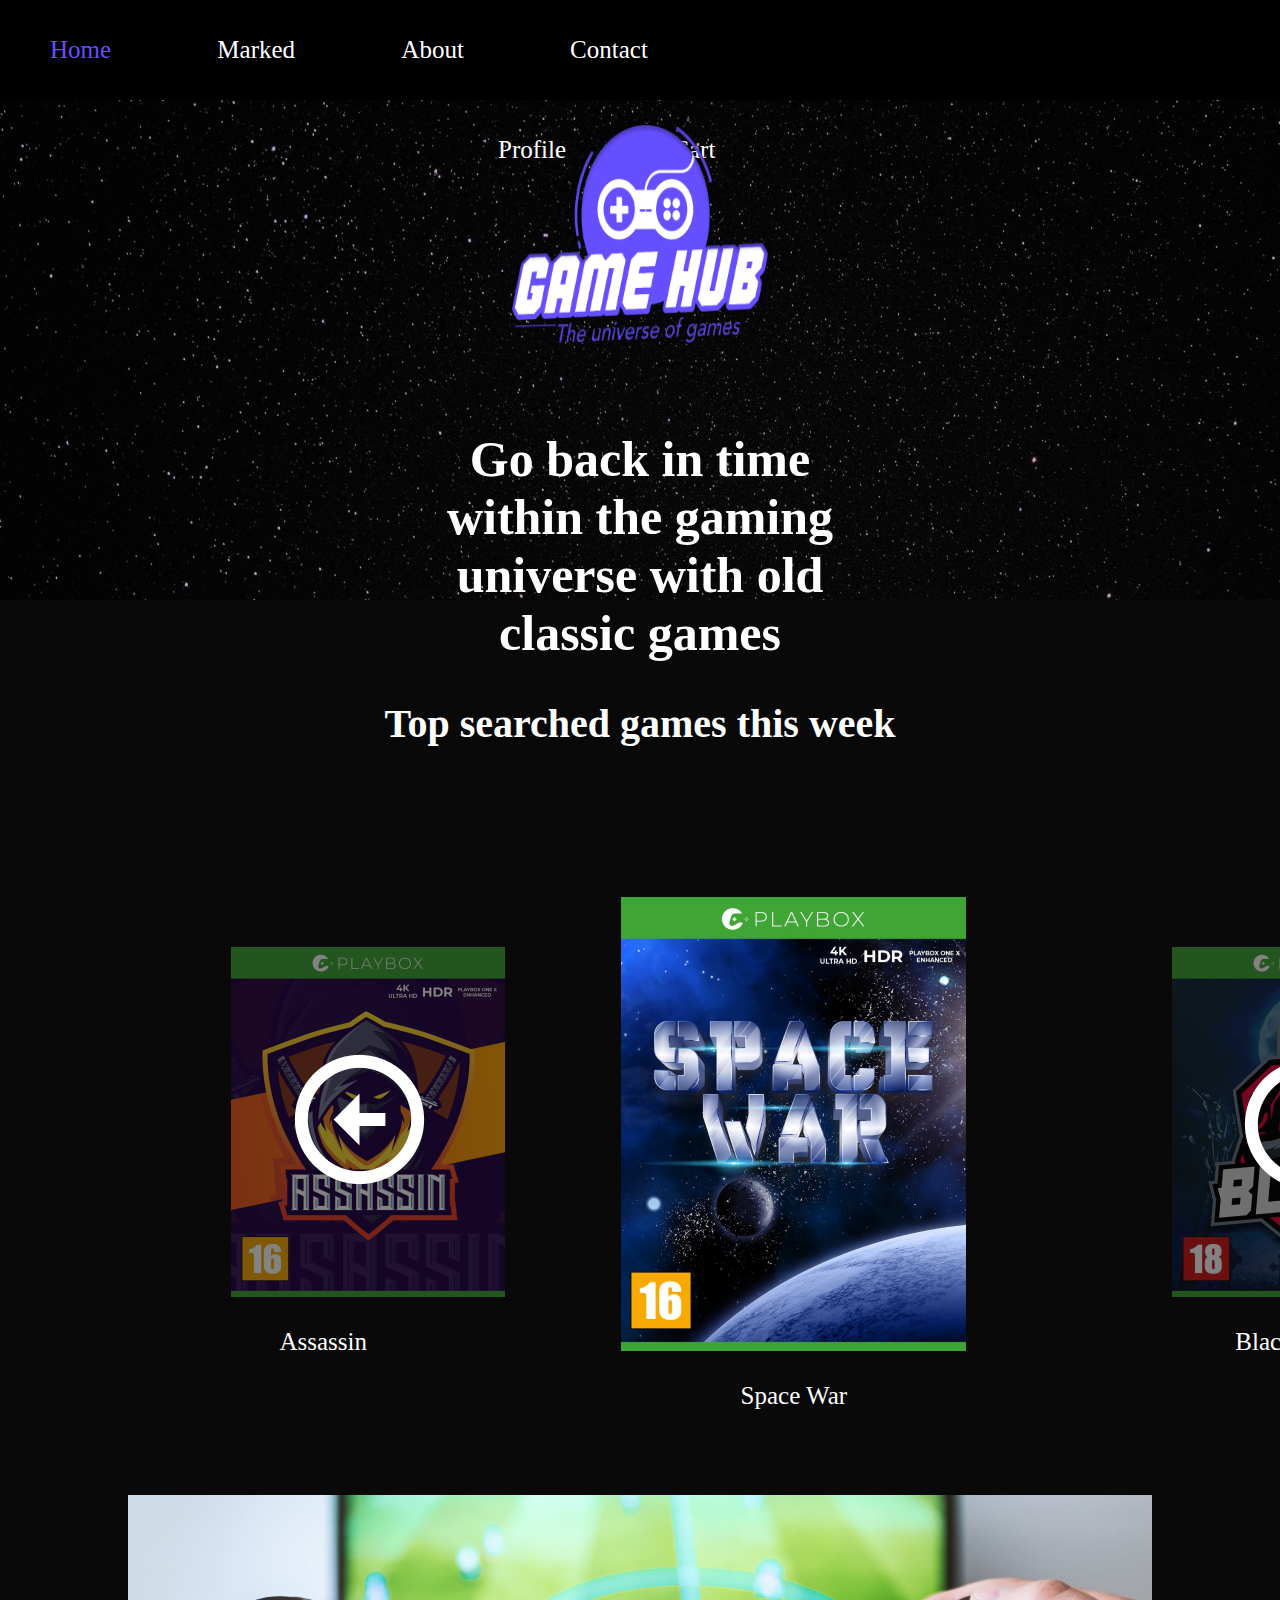
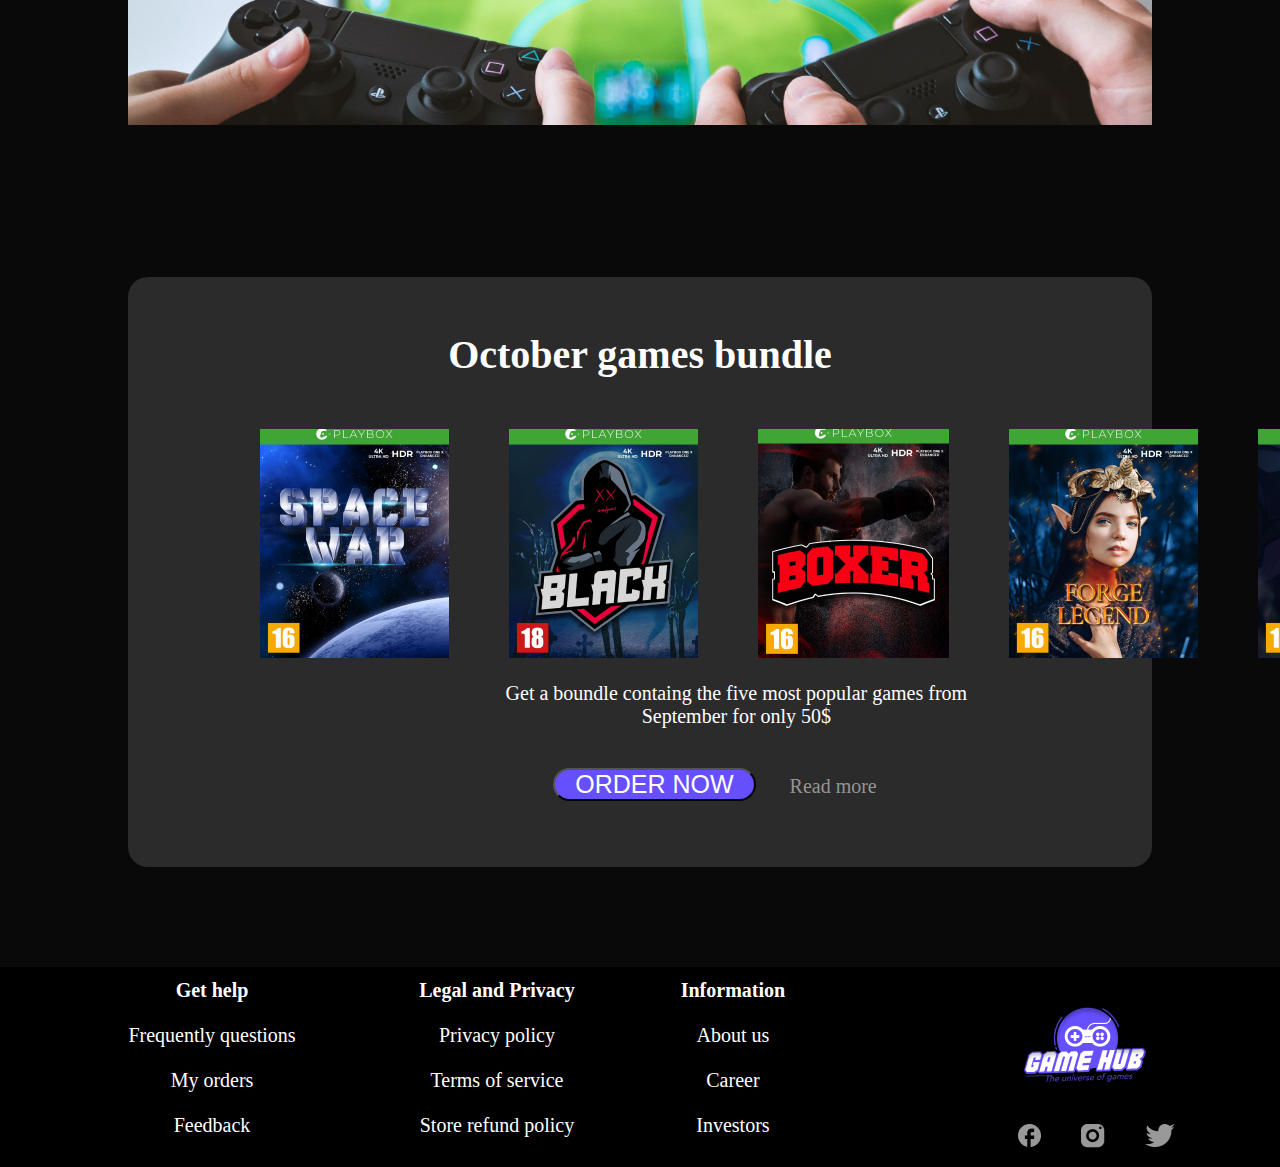
<file: index.html>
<!DOCTYPE html>
<html lang="en">
<head>
    <meta charset="UTF-8">
    <meta name="viewport" content="width=device-width, initial-scale=1.0">
    <title>Gamehub.com</title>
    <link rel="stylesheet" href="css/style.css">








    <style>
        /*adding the space background and logo*/
        #space-intro{
            text-align: center;
            background-image: url("images/landing-page/space.png");
            height:500px;
            font-size: 20px;
        }

        #space-intro img{
            height:55%;
            width:20%;
        }

        #space-intro h1{
            width:35%;
            margin-left:32.5%;
            margin-top:50px;
        }



        /*editing the promo games section*/
        #games{
            height:500px;
            width:80%;
            margin-left: 10%;
            margin-top:100px;
            display: flex;
            font-size: 25px;
        }

        #games div{
            padding: 0px 103px;
            margin-top:100px;
        }



        .not-selected{
            width: 18%;
        }





        /*editing the swap arrows. adding a hovering mode*/
        .swap-arrow{
            height:150px;
            background-image: url("images/landing-page/swap-arrow.png");
            background-repeat: no-repeat;
            position: absolute;
        }

        .swap-arrow:hover{
            background-image: url("images/landing-page/swap-arrow-hover.png");
        }




        #october-games-bundle, #gaming{
            width:80%;
            margin-left:10%;
            margin-top:10%;
            padding:20px 0px;
        }

        #october-games-bundle{
            border-radius:20px;
            text-align: center;
            background-color:#2B2B2B;
            height:550px;
        }

        #october-games{
            display: flex;
            margin-top:5%;
        }

        #october-games div{
            padding:0 30px;
        }


        #october-link{
            font-size: 20px;
            margin-left:30px;
            text-decoration: none;
            color:#959595;  
        }

        #october-link:hover{
            color:#654FFF;
        }


    </style>

</head>



















<body>
    
    <!--creating the navigationbar-->
    <nav>
        <a href="index.html" style="color:#654FFF;">Home</a>
        <a href="market.html">Marked</a>
        <a href="about.html">About</a>
        <a href="contact.html">Contact</a>
        
        <a href="" style="margin-left:35%;">Profile</a>
        <a href="">Cart</a>
    </nav>





    <!--adding logo and space background-->
    <div id="space-intro">
        <a href="index.html"><img src="images/landing-page/logo-big.png" alt="logo"></a>
        <h1>Go back in time within the gaming universe with old classic games</h1>
    </div>




    
    <h2 style="margin-top:100px;">Top searched games this week</h2>





    <!--adding the promotion games-->
   
    <div id="games">
        <div class="not-selected">
            <div class="swap-arrow" style="transform: rotate(180deg);"></div>
            <img src="images/landing-page/assassin-promo.png" alt="Space war">
            <p style="text-align: center;">Assassin</p>
        </div>

        <div id="selected" style="margin-top:50px;">
            <img src="images/landing-page/space-war-big.png" alt="Space War">
            <p style="text-align: center;">Space War</p>
        </div>

        <div class="not-selected">
            <div class="swap-arrow" style="margin-left:60px;"></div>
            <img src="images/landing-page/black-promo.png" alt="Black">
            <p style="text-align: center;">Black</p>
        </div>
    </div>




    <img src="images/landing-page/gaming.png" id="gaming">


    <div id="october-games-bundle">

        <h2>October games bundle</h2>

        <div id="october-games">
            <div style="margin-left:10%;"><a href=""><img src="images/landing-page/space-war-october-games.png"></a></div>
            <div><a href=""><img src="images/landing-page/black-october-games.png"></a></div>
            <div><a href=""><img src="images/landing-page/boxer-october-games.png"></a></div>
            <div><a href=""><img src="images/landing-page/forge-legend-october-games.png"></a></div>
            <div><a href=""><img src="images/landing-page/furious-october-games.png"></a></div>
        </div>

        <p style="font-size: 20px; width:500px; margin-left:35%;">Get a boundle containg the five most popular games from September for only 50$</p>

        <button class="order-now" style="margin-top:20px; margin-left:150px;">ORDER NOW</button>
        <a href="" id="october-link">Read more</a>


    </div>



    <footer>
        <table>
            <tr>
                <th>Get help</th>
                <th>Legal and Privacy</th>
                <th>Information</th>
            </tr>
            <tr>
                <td><a href="">Frequently questions</a></td>
                <td><a href="">Privacy policy</a></td>
                <td><a href="">About us</a></td>
            </tr>
            <tr>
                <td><a href="">My orders</a></td>
                <td><a href="">Terms of service</a></td>
                <td><a href="">Career</a></td>
            </tr>
            <tr>
                <td><a href="">Feedback</a></td>
                <td><a href="">Store refund policy</a></td>
                <td><a href="">Investors</a></td>
            </tr>
        </table>


        <a href="index.html" style="position: absolute; margin-left:80%;margin-top:-150px;"><img src="images/footer/desktop/gamehub-logo-footer.png"></a>
        
        <div class="icons">
            <div><a href=""><img src="images/footer/desktop/facebook-logo.png"></a></div>
            <div><a href=""><img src="images/footer/desktop/instagram-logo.png"></a></div>
            <div><a href=""><img src="images/footer/desktop/twitter-logo.png"></a></div>
        </div>

    </footer>


</body>



</html>
</file>
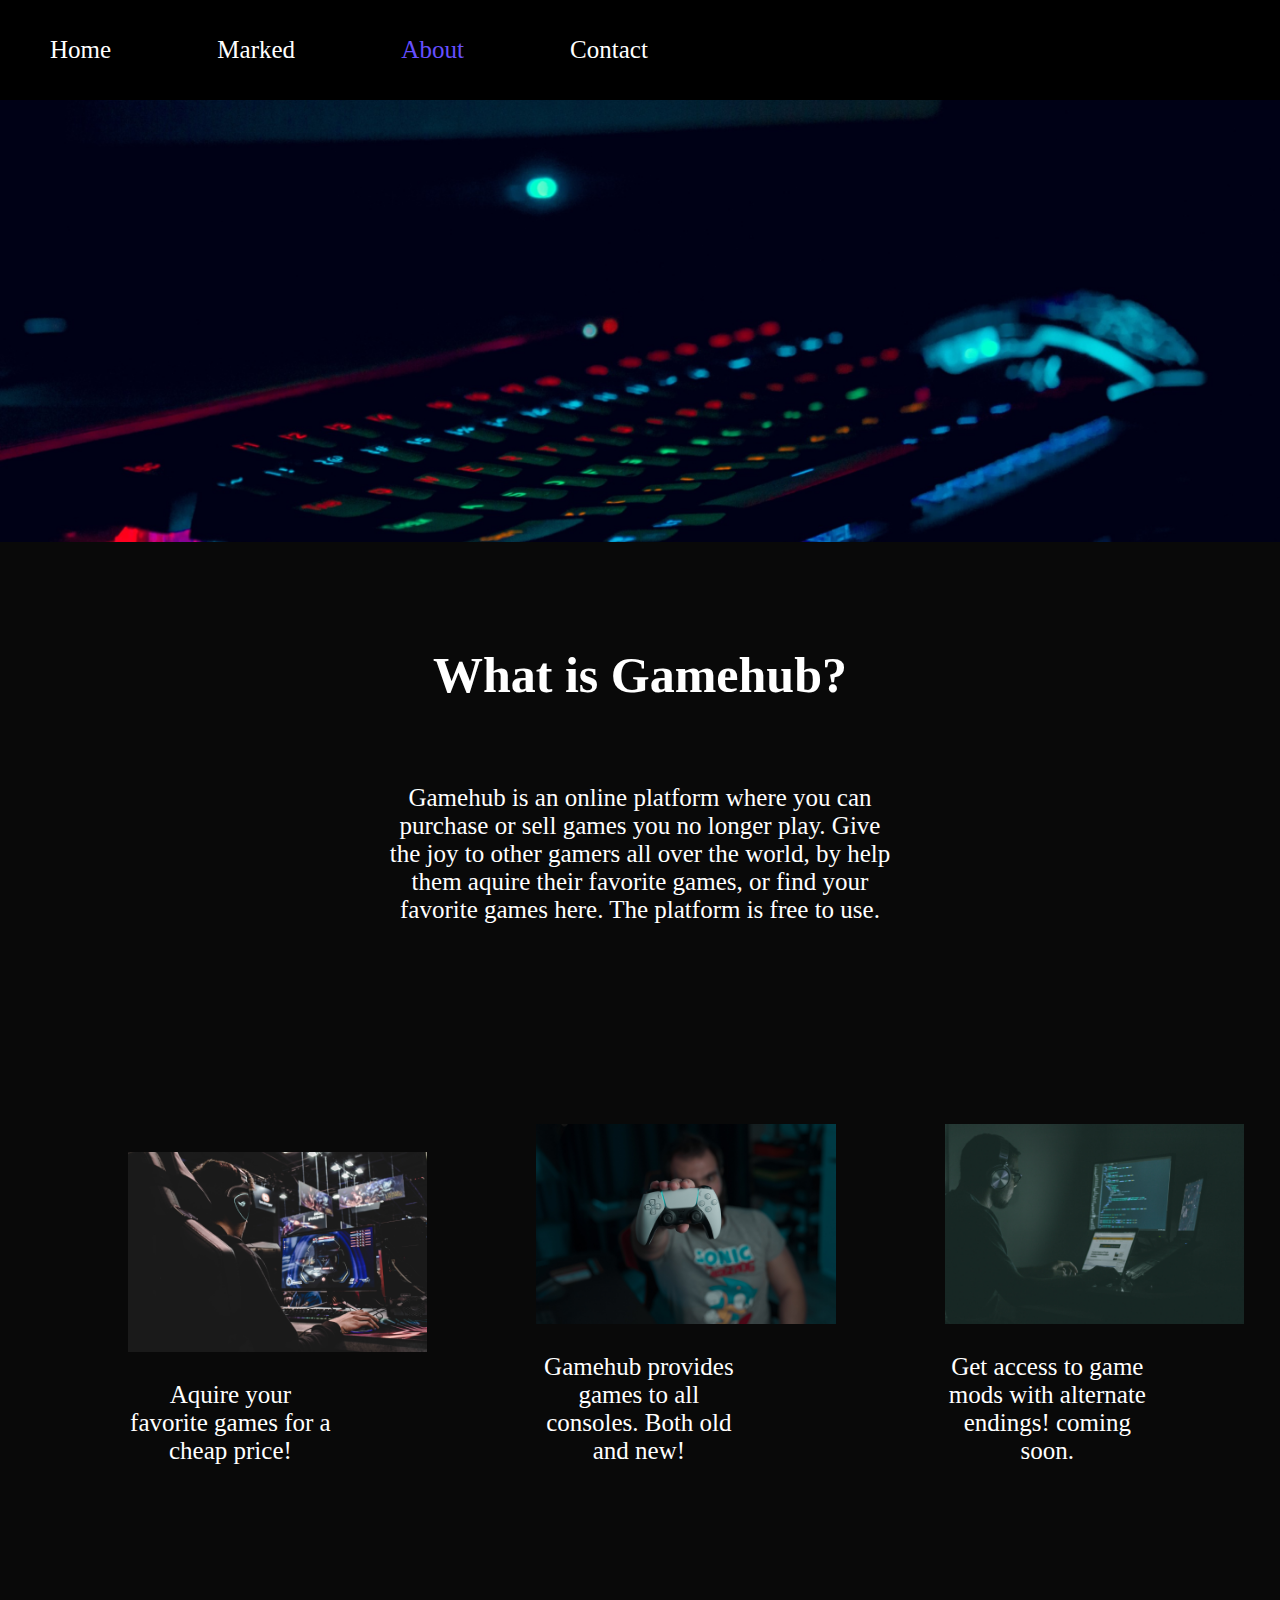
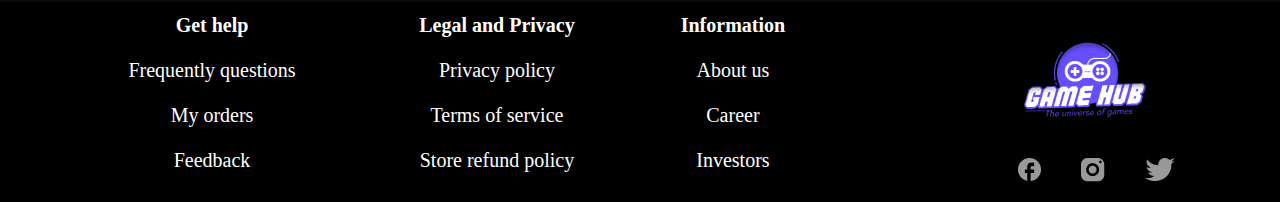
<file: about.html>
<!DOCTYPE html>
<html lang="en">
<head>
    <meta charset="UTF-8">
    <meta name="viewport" content="width=device-width, initial-scale=1.0">
    <title>Gamehub.com/about</title>
    <link rel="stylesheet" href="css/style.css">


    <style>
        
        p{font-size: 25px;}
        h1{font-size: 50px;}

        #info{
            width: 80%;
            text-align: center;
            margin-left:10%;
            margin-top:100px;
        }

        #info p{
            width:50%;
            margin-left:25%;
            margin-top:80px;
        }

        
        #short-info{
            width: 80%;
            margin-left:10%;
            margin-top:100px;
        }


        .short-message{
            text-align: center;
            width: 20%;
            height:350px;
            display: inline-block;
            margin-top:100px;
            margin-left:19.5%;
        }

        .short-message img{
            height:200px;
        }


    </style>

</head>








<body>
    
    <!--adding navigation bar-->
    <nav>
        <a href="index.html">Home</a>
        <a href="market.html">Marked</a>
        <a href="about.html" style="color:#654FFF">About</a>
        <a href="contact.html">Contact</a>
        
        <a href="" style="margin-left:35%;">Profile</a>
        <a href="">Cart</a>
    </nav>







    <!--adding keyboard photo-->
    <img src="images/about/keyboard.png" style="width: 100%;">








    <!--adding information text-->

    <div id="info">
        <h1>What is Gamehub?</h1>
        <p>Gamehub is an online platform where you can purchase or sell games you no longer play. 
            Give the joy to other gamers all over the world, by help them aquire their favorite games, 
            or find your favorite games here. The platform is free to use.</p>
    </div>













    <!--adding short info-->
    <div id="short-info">
        <div class="short-message" style="margin-left:0px;">
            <img src="images/about/gamer.png">
            <p>Aquire your favorite games for a cheap price!</p>
        </div>

        <div class="short-message">
            <img src="images/about/controller.png">
            <p>Gamehub provides games to all consoles. Both old and new!</p>
        </div>

        <div class="short-message">
            <img src="images/about/coding.png">
            <p>Get access to game mods with alternate endings! coming soon.</p>
        </div>

    </div>














    <!--adding a footer-->
    <footer>
        <table>
            <tr>
                <th>Get help</th>
                <th>Legal and Privacy</th>
                <th>Information</th>
            </tr>
            <tr>
                <td><a href="">Frequently questions</a></td>
                <td><a href="">Privacy policy</a></td>
                <td><a href="">About us</a></td>
            </tr>
            <tr>
                <td><a href="">My orders</a></td>
                <td><a href="">Terms of service</a></td>
                <td><a href="">Career</a></td>
            </tr>
            <tr>
                <td><a href="">Feedback</a></td>
                <td><a href="">Store refund policy</a></td>
                <td><a href="">Investors</a></td>
            </tr>
        </table>


        <a href="index.html" style="position: absolute; margin-left:80%;margin-top:-150px;"><img src="images/footer/desktop/gamehub-logo-footer.png"></a>
        
        <div class="icons">
            <div><a href=""><img src="images/footer/desktop/facebook-logo.png"></a></div>
            <div><a href=""><img src="images/footer/desktop/instagram-logo.png"></a></div>
            <div><a href=""><img src="images/footer/desktop/twitter-logo.png"></a></div>
        </div>
    </footer>
</body>
</html>
</file>
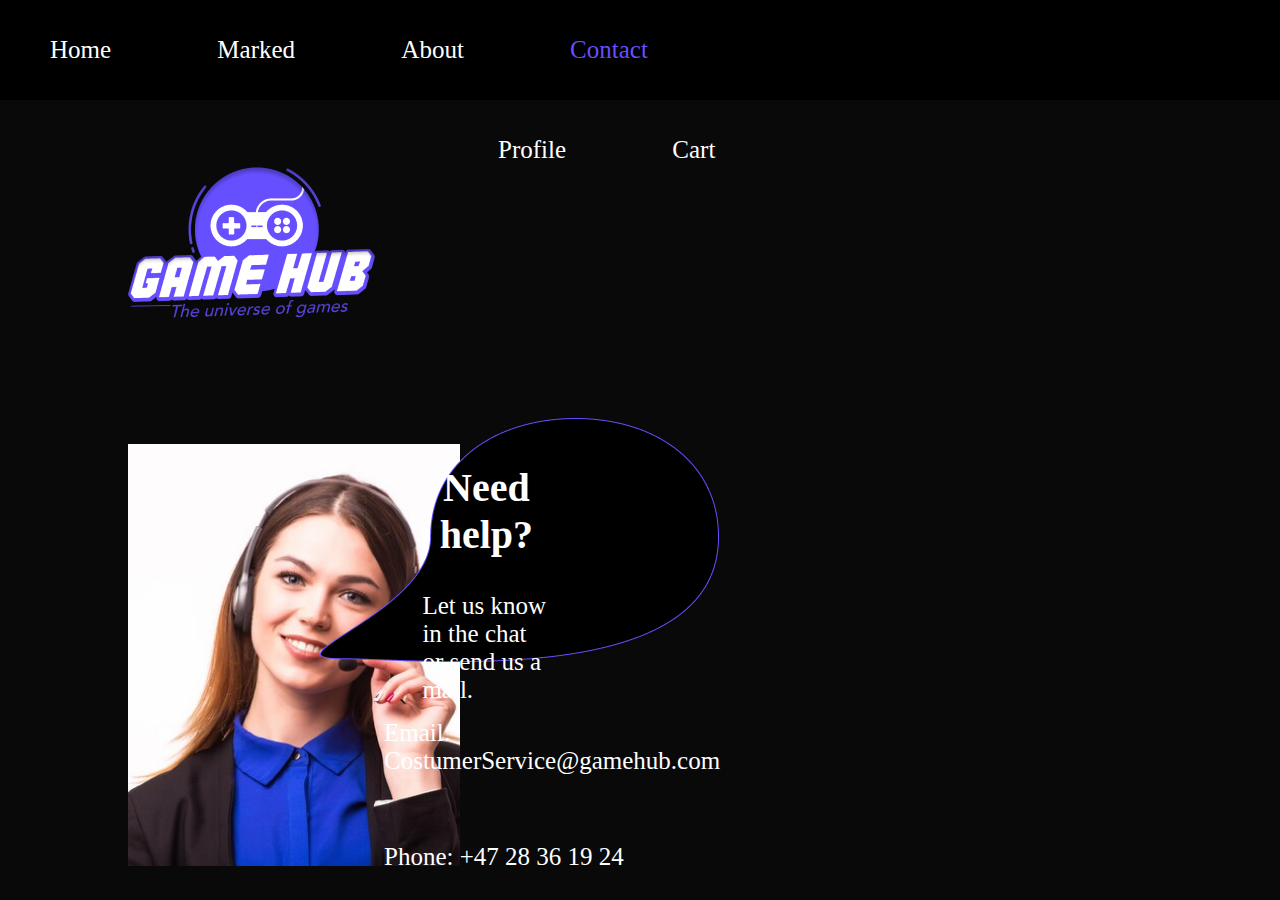
<file: contact.html>
<!DOCTYPE html>
<html lang="en">
<head>
    <meta charset="UTF-8">
    <meta name="viewport" content="width=device-width, initial-scale=1.0">
    <title>Gamehub.com/conact</title>
    <link rel="stylesheet" href="css/style.css">

    <style>
        #costumer-service{
            margin-left:10%;
            margin-top:100px;
            height:450px;
        }


        #chat-bubble{
            margin-left:15%;
            margin-top:-2%;
        }

        #bubble-text{
            margin-left:23%;
            margin-top:-1%;
            width:10%;
        }


        #contact-info{
            width:25%;
            margin-left: 20%;
            margin-top:250px;
        }


        #chat-bubble , #bubble-text , #contact-info{
            position: absolute;
        }


    </style>


</head>










<body>

     <!--adding navigation bar-->
     <nav>
        <a href="index.html">Home</a>
        <a href="market.html">Marked</a>
        <a href="about.html">About</a>
        <a href="contact.html" style="color:#654FFF">Contact</a>
        
        <a href="" style="margin-left:35%;">Profile</a>
        <a href="">Cart</a>
    </nav>




    <!--adding logo-->
    <a href="index.html"><img src="images/contact/logo-contact.png" style="margin-left:10%; margin-top:50px;"></a>






    <!--adding image with some information-->
    <div id="costumer-service">
        <img src="images/contact/costumer-service.png" style="position: absolute;">
        <img src="images/contact/chat-bubble.png" id="chat-bubble">
        <div id="bubble-text">
            <h2>Need help?</h2>
            <p>Let us know in the chat or send us a mail.</p>
        </div>

        <div id="contact-info">
           <p>Email: CostumerService@gamehub.com</p>
            <br>
            <p>Phone: +47 28 36 19 24</p> 
        </div>
        
    </div>





    <div id="chat-bot">

    </div>
</body>
</html>
</file>
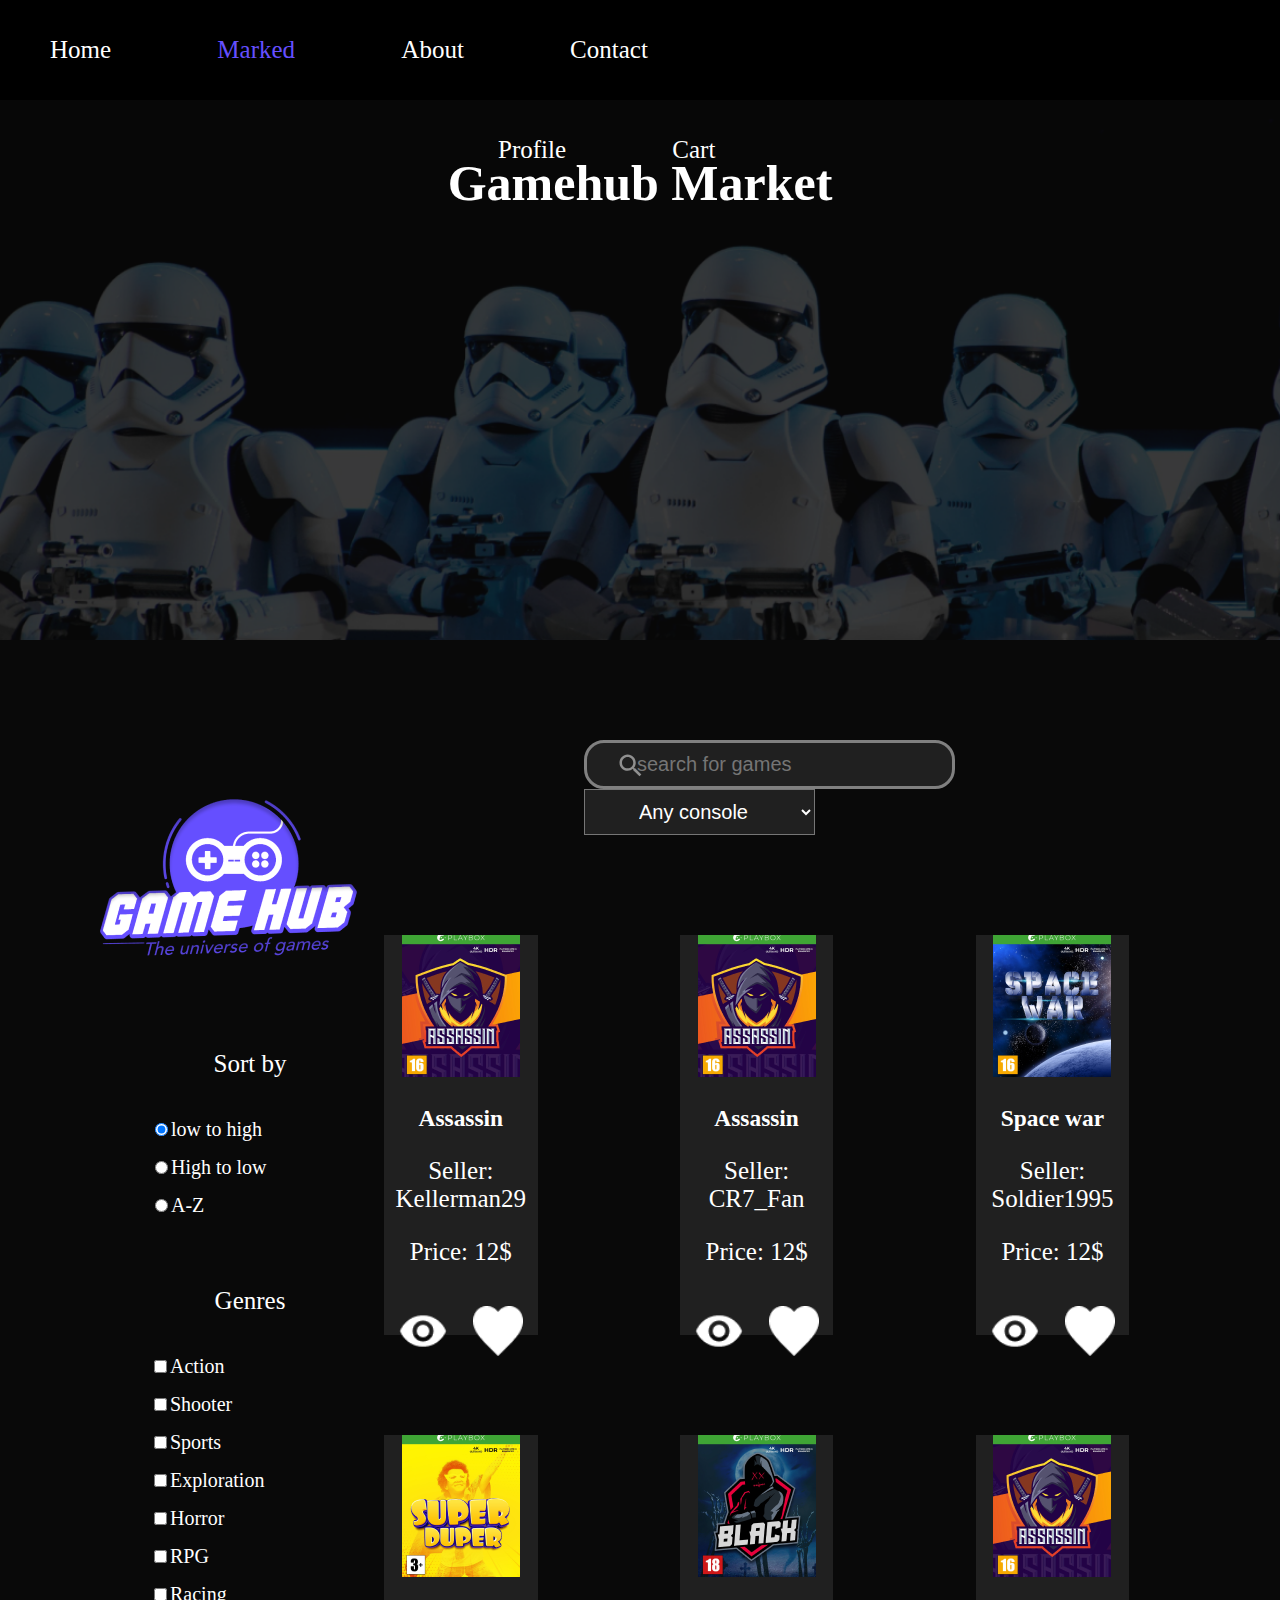
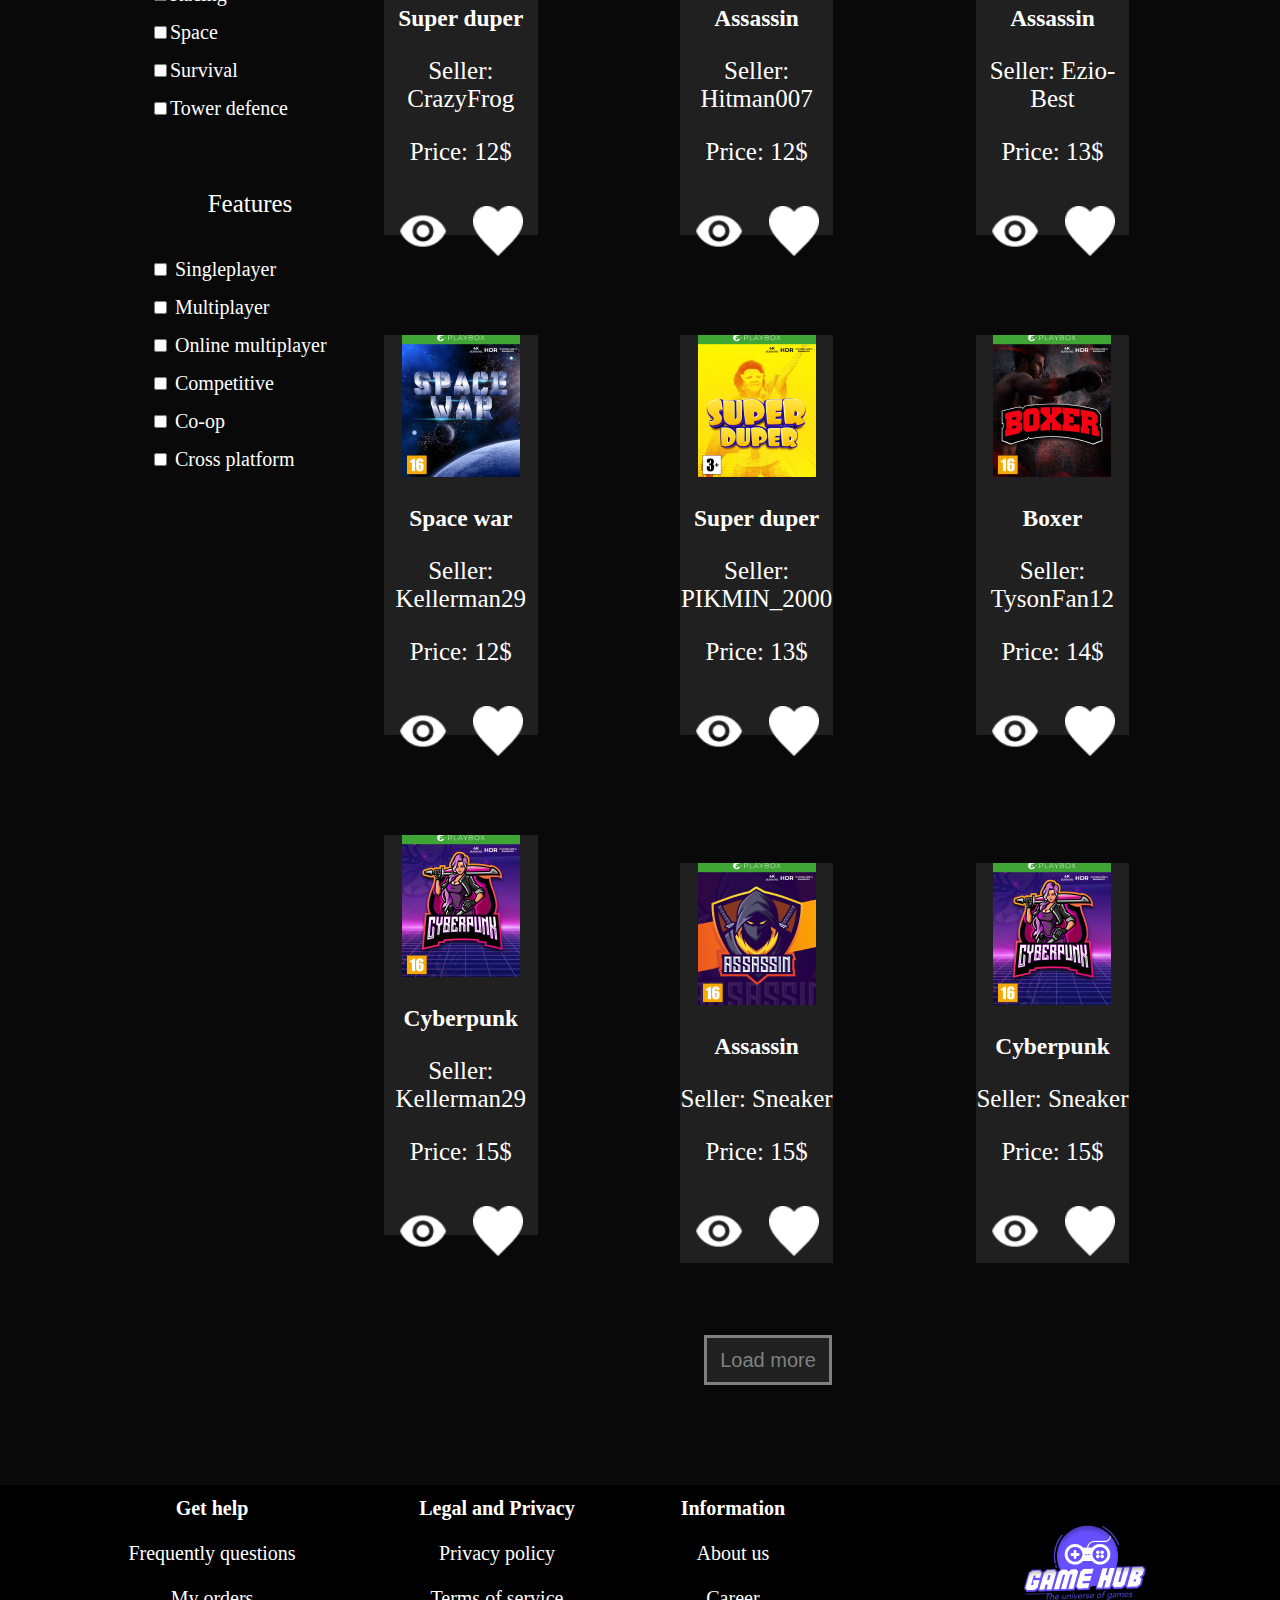
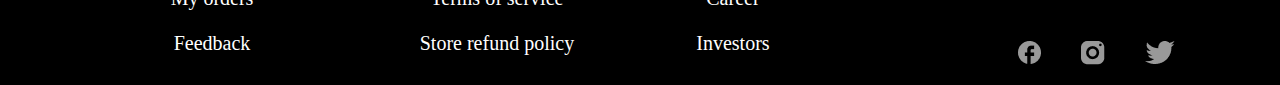
<file: market.html>
<!DOCTYPE html>
<html lang="en">
<head>
    <meta charset="UTF-8">
    <meta name="viewport" content="width=device-width, initial-scale=1.0">
    <title>Gamehub.com/market</title>
    <link rel="stylesheet" href="css/style.css">

    <style>
        #trooper{
            background-image:url("images/market/troopers.png");
            background-repeat: none;
            background-size: cover;
            height:500px;
            padding:20px;
        }


        #sort input, select{
            font-size:20px;
            padding:10px 50px;
            margin-left:200px;
            background-color: #202020;
            color:white;
        }

        #sort input{
            border-radius:20px;
            border: solid grey;
        }

        #sort, .games-row{
            width:60%;
            margin-left:30%;
            margin-top:100px;
        }

        #search-icon{
            position: absolute;
            margin-left:-340px;
            margin-top:10px;
        }


        #filter{
            width:500px;
            font-size:20px;
            position: absolute;
            margin-top:-50px;
        }


        #filter input{margin-top:20px;}

        #radio-buttons, #genres, #features{
            margin-top:70px;
            margin-left: 30%;
            width:40%;
        }


        .games-row{height:400px;}

        .game , .first-game{
            width: 20%;
            text-align: center;
            background-color:#202020;
            font-size:20px;
            height:100%;
            display: inline-block;
        }

        .game{margin-left:18%;}


        .action div{display: inline-block;margin-top:15px;}

        .heart , .eye{
            height:50px;
            width:50px;
            background-repeat: no-repeat;
            background-size: cover;
        }


        .eye{background-image: url("images/market/eye-icon.png"); }
        .eye:hover{background-image: url("images/market/eye-icon-hover.png");}
        .heart{background-image: url("images/market/heart-icon.png"); margin-left:20px;}
        .heart:hover{background-image: url("images/market/heart-icon-hover.png");}


        button{
            font-size: 20px;
            border: solid grey;
            color:grey;
            background-color: #202020;
            margin-top:100px;
            text-align: center;
            width:10%;
            height:50px;
            margin-left:55%;
        }

        button:hover{
            color:#FFFFFF;
            background-color:#000000;
        }

    </style>

</head>








<body>
    
     <!--creating the navigationbar-->
     <nav>
        <a href="index.html">Home</a>
        <a href="market.html" style="color:#654FFF">Marked</a>
        <a href="about.html">About</a>
        <a href="contact.html">Contact</a>
        
        <a href="" style="margin-left:35%;">Profile</a>
        <a href="">Cart</a>
    </nav>














    <!--adding image of storm troopers-->
    <div id="trooper">
        <h1 style="text-align: center; font-size: 50px;">Gamehub Market</h1>
    </div>









    <!--adding seacrhbar and option bar-->
    <div id="sort">
        <input type="text" id="searchbar" placeholder="search for games">
        <img src="images/market/Search-icon.svg" height="30" width="30" id="search-icon">

        <select>
            <option selected>Any console</option>
            <option>Playstation</option>
            <option>Nintendo</option>
            <option>PC</option>
            <option>X-box</option>
            <option>Gameboy</option>
        </select>
    </div>










    <!--adding sorting system-->
    <div id="filter">

        <a href="index.html" style="margin-left:100px; margin-top:50px;"><img src="images/market/market-logo.png" alt="Gamehub logo"></a>

        <div id="radio-buttons">
            <p style="text-align: center;">Sort by</p>
            <input type="radio" name="sort-by-type" checked>low to high
            <br>
            <input type="radio" name="sort-by-type">High to low
            <br>
            <input type="radio" name="sort-by-type">A-Z 
        </div>
        
        <div id="genres">
            <p style="text-align: center;">Genres</p>
            <input type="checkbox">Action
            <br>
            <input type="checkbox" name="genre">Shooter
            <br>
            <input type="checkbox" name="genre">Sports
            <br>
            <input type="checkbox" name="genre">Exploration
            <br>
            <input type="checkbox" name="genre">Horror
            <br>
            <input type="checkbox" name="genre">RPG
            <br>
            <input type="checkbox" name="genre">Racing
            <br>
            <input type="checkbox" name="genre">Space
            <br>
            <input type="checkbox" name="genre">Survival
            <br>
            <input type="checkbox" name="genre">Tower defence
        </div>
        
        <div id="features">
            <p style="text-align: center;">Features</p>
            <input type="checkbox" name="feature"> Singleplayer
            <br>
            <input type="checkbox" name="feature"> Multiplayer
            <br>
            <input type="checkbox" name="feature"> Online multiplayer
            <br>
            <input type="checkbox" name="feature"> Competitive
            <br>
            <input type="checkbox" name="feature"> Co-op
            <br>
            <input type="checkbox" name="feature"> Cross platform
            <br>
        </div>

    </div>










    <!--Adding games-->
    <div class="games-row">

        <div class="first-game">
            <img src="images/market/assassin-market.png" alt="Assassin cover">
            <h3>Assassin</h3>
            <p>Seller: Kellerman29</p>
            <p>Price: 12$</p>
                <div class="action">
                    <div class="eye"></div>
                    <div class="heart"></div>
                </div>
        </div>


        <div class="game">
            <img src="images/market/assassin-market.png" alt="Assassin cover">
            <h3>Assassin</h3>
            <p>Seller: CR7_Fan</p>
            <p>Price: 12$</p>
                <div class="action">
                    <div class="eye"></div>
                    <div class="heart"></div>
                </div>
        </div>


        <div class="game">
            <img src="images/market/space-war-market.png" alt="Space war cover">
            <h3>Space war</h3>
            <p>Seller: Soldier1995</p>
            <p>Price: 12$</p>
                <div class="action">
                    <div class="eye"></div>
                    <div class="heart"></div>
                </div>
        </div>


    </div>









    <div class="games-row">

        <div class="first-game">
            <img src="images/market/super-duper-market.png" alt="Super duper cover">
            <h3>Super duper</h3>
            <p>Seller: CrazyFrog</p>
            <p>Price: 12$</p>
                <div class="action">
                    <div class="eye"></div>
                    <div class="heart"></div>
                </div>
        </div>


        <div class="game">
            <img src="images/market/black-market.png" alt="Black cover">
            <h3>Assassin</h3>
            <p>Seller: Hitman007</p>
            <p>Price: 12$</p>
                <div class="action">
                    <div class="eye"></div>
                    <div class="heart"></div>
                </div>
        </div>


        <div class="game">
            <img src="images/market/assassin-market.png" alt="Assassin cover">
            <h3>Assassin</h3>
            <p>Seller: Ezio-Best</p>
            <p>Price: 13$</p>
                <div class="action">
                    <div class="eye"></div>
                    <div class="heart"></div>
                </div>
        </div>


    </div>
    






    <div class="games-row">

        <div class="first-game">
            <img src="images/market/space-war-market.png" alt="Space war cover">
            <h3>Space war</h3>
            <p>Seller: Kellerman29</p>
            <p>Price: 12$</p>
                <div class="action">
                    <div class="eye"></div>
                    <div class="heart"></div>
                </div>
        </div>


        <div class="game">
            <img src="images/market/super-duper-market.png" alt="Super duper cover">
            <h3>Super duper</h3>
            <p>Seller: PIKMIN_2000</p>
            <p>Price: 13$</p>
                <div class="action">
                    <div class="eye"></div>
                    <div class="heart"></div>
                </div>
        </div>


        <div class="game">
            <img src="images/market/boxer-market.png" alt="boxer cover">
            <h3>Boxer</h3>
            <p>Seller: TysonFan12</p>
            <p>Price: 14$</p>
                <div class="action">
                    <div class="eye"></div>
                    <div class="heart"></div>
                </div>
        </div>


    </div>







    <div class="games-row">

        <div class="first-game">
            <img src="images/market/cyberpunk-market.png" alt="Cyberpunk cover">
            <h3>Cyberpunk</h3>
            <p>Seller: Kellerman29</p>
            <p>Price: 15$</p>
                <div class="action">
                    <div class="eye"></div>
                    <div class="heart"></div>
                </div>
        </div>


        <div class="game">
            <img src="images/market/assassin-market.png" alt="Assassin cover">
            <h3>Assassin</h3>
            <p>Seller: Sneaker</p>
            <p>Price: 15$</p>
                <div class="action">
                    <div class="eye"></div>
                    <div class="heart"></div>
                </div>
        </div>


        <div class="game">
            <img src="images/market/cyberpunk-market.png" alt="Cyberpunk cover">
            <h3>Cyberpunk</h3>
            <p>Seller: Sneaker</p>
            <p>Price: 15$</p>
                <div class="action">
                    <div class="eye"></div>
                    <div class="heart"></div>
                </div>
        </div>


    </div>




    <!--Adding a loading button-->
    <button>Load more</button>







    <!--adding a footer-->
    <footer>
        <table>
            <tr>
                <th>Get help</th>
                <th>Legal and Privacy</th>
                <th>Information</th>
            </tr>
            <tr>
                <td><a href="">Frequently questions</a></td>
                <td><a href="">Privacy policy</a></td>
                <td><a href="">About us</a></td>
            </tr>
            <tr>
                <td><a href="">My orders</a></td>
                <td><a href="">Terms of service</a></td>
                <td><a href="">Career</a></td>
            </tr>
            <tr>
                <td><a href="">Feedback</a></td>
                <td><a href="">Store refund policy</a></td>
                <td><a href="">Investors</a></td>
            </tr>
        </table>


        <a href="index.html" style="position: absolute; margin-left:80%;margin-top:-150px;"><img src="images/footer/desktop/gamehub-logo-footer.png"></a>
        
        <div class="icons">
            <div><a href=""><img src="images/footer/desktop/facebook-logo.png"></a></div>
            <div><a href=""><img src="images/footer/desktop/instagram-logo.png"></a></div>
            <div><a href=""><img src="images/footer/desktop/twitter-logo.png"></a></div>
        </div>
    </footer>
</body>
</html>
</file>
<file: css/style.css>
body{
    margin:0;
    background-color: #090909;
    color: white;
}

p{font-size: 25px;}
h2{font-size: 40px; text-align: center;}
h1{font-size: 50px; text-align: center;}



/*adjusting the navigationbar*/
nav{
    font-size: 25px;
    background-color:#000000;
    height:100px;
}

nav a{
    text-decoration: none;
    color:#FFFFFF;
    line-height: 100px;
    padding:0 50px;
}

nav a:hover{
    color:#654FFF;
}

nav img{
    padding:20px 0px;
    height:50px;
    width: 50px;
}





/*creating common order button*/
.order-now{
    font-size: 25px;
    border-radius:20px;
    padding:0 20px;
    background-color:#654FFF;
    color: white;
    text-align: center;
}

.order-now:hover{
    background-color:#000000;
    color:#FFFFFF;
}





/*editing the footer*/
footer{
    height: 200px;
    background-color: #000000;
    margin-top:100px;
}


footer table{
    margin-left:5%;
    width: 60%;
    text-align: center;
    font-size: 20px;
}

footer td, th{
    padding:10px;
}

footer a{
    text-decoration: none;
    color:white;
}

footer a:hover{
    color:#654FFF;
}


footer .icons{
    display: flex;
    margin-left:78%;
    position: absolute;
    margin-top:-2%;
}

footer .icons div{
    padding:0 20px;
}
</file>
